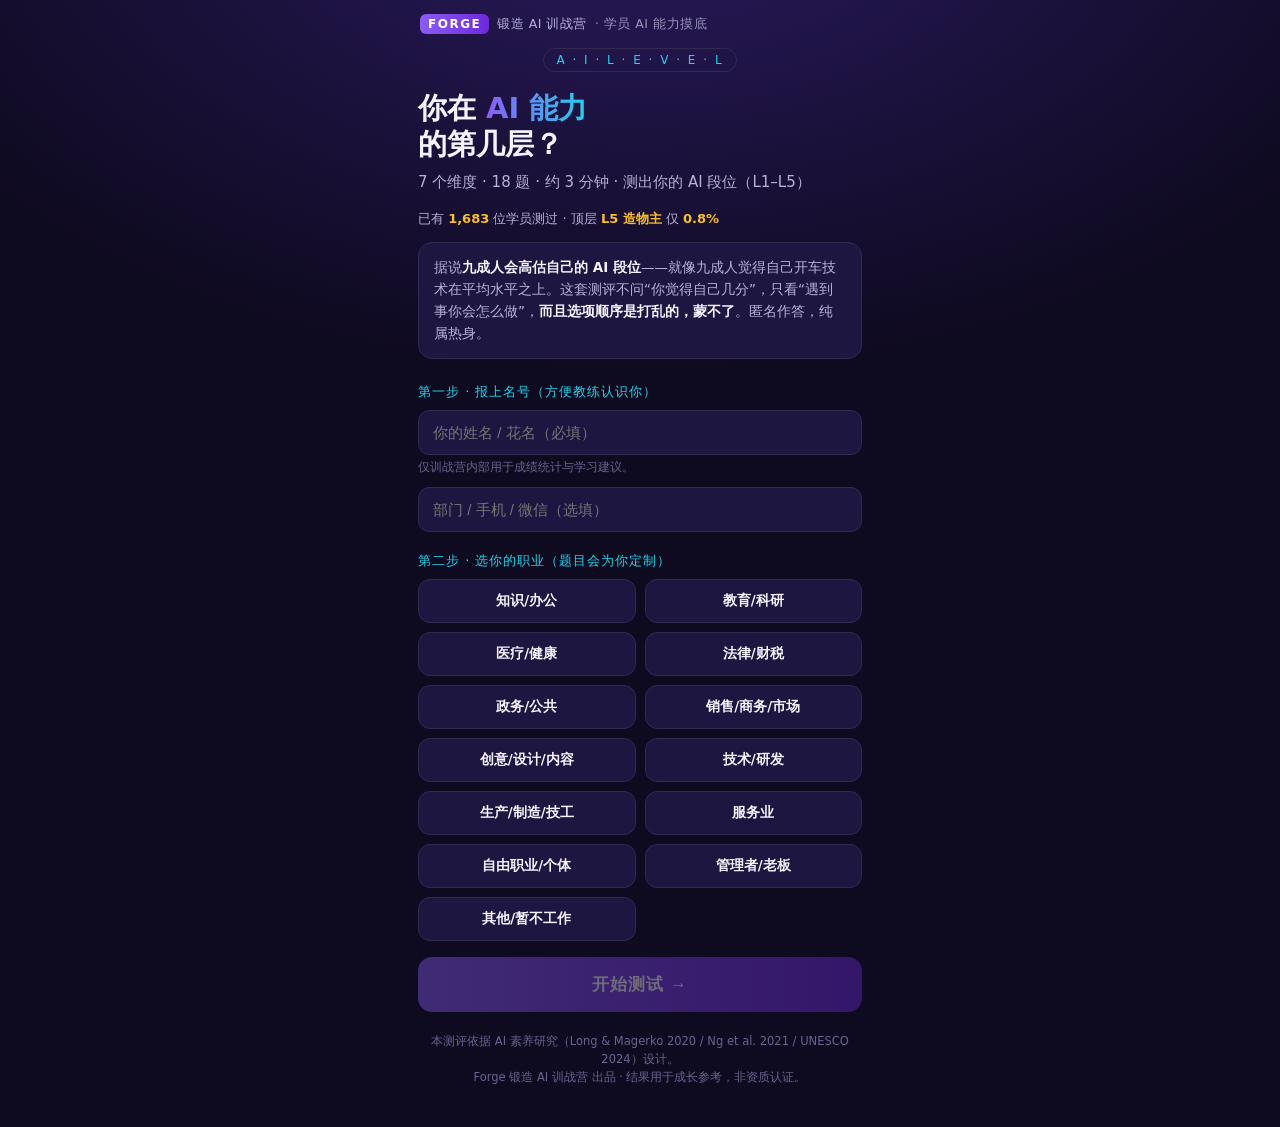
<file: ai-level-7d/index.html>
<!DOCTYPE html>
<html lang="zh-CN">
<head>
<meta charset="utf-8">
<meta name="viewport" content="width=device-width,initial-scale=1,maximum-scale=1,user-scalable=no,viewport-fit=cover">
<title>你在 AI 能力的第几层？· Forge 锻造 AI 训战营</title>
<meta name="description" content="Forge 锻造 AI 训战营 · 7 维度 18 题 3 分钟，测出你的 AI 段位（L1–L5）">
<style>
:root{--bg:#0e0a1f;--card:#1c1640;--pri:#8b5cf6;--pri2:#22d3ee;--txt:#f5f3ff;--mut:#b8b0d8;--line:#34294f;--ok:#34d399;--warn:#f87171;--gold:#fbbf24}
*{box-sizing:border-box;-webkit-tap-highlight-color:transparent}
html,body{margin:0;padding:0}
body{font-family:"PingFang SC","Microsoft YaHei",system-ui,-apple-system,sans-serif;background:radial-gradient(120% 80% at 50% -10%,#2a1a5e 0%,var(--bg) 55%);color:var(--txt);min-height:100vh}
.wrap{max-width:480px;margin:0 auto;padding:0 18px 40px;min-height:100vh;display:flex;flex-direction:column}
.brand{display:flex;align-items:center;gap:8px;padding:14px 2px 6px;color:var(--mut);font-size:12.5px;letter-spacing:.5px}
.brand .mk{font-weight:900;font-size:12px;letter-spacing:1.5px;color:#fff;background:linear-gradient(90deg,var(--pri),#6d28d9);padding:3px 8px;border-radius:6px}
.brand .dim{opacity:.8}
.screen{display:none;animation:fade .35s ease}
.screen.on{display:flex;flex-direction:column;flex:1}
@keyframes fade{from{opacity:0;transform:translateY(8px)}to{opacity:1;transform:none}}
.badge{display:inline-block;font-size:12px;letter-spacing:2px;color:var(--pri2);border:1px solid var(--line);border-radius:30px;padding:4px 12px;margin:8px auto 14px}
h1{font-size:29px;line-height:1.25;margin:4px 0 10px;font-weight:800}
.grad{background:linear-gradient(90deg,var(--pri),var(--pri2));-webkit-background-clip:text;background-clip:text;color:transparent}
.sub{color:var(--mut);font-size:15px;margin-bottom:6px}
.meta{color:var(--mut);font-size:13px;margin:12px 0 14px}.meta b{color:var(--gold)}
.hook{background:var(--card);border:1px solid var(--line);border-radius:14px;padding:13px 15px;font-size:13.5px;color:var(--mut);margin-bottom:16px;line-height:1.65}.hook b{color:var(--txt)}
.lab{font-size:13px;color:var(--pri2);letter-spacing:1px;margin:8px 0 9px}
.field{margin-bottom:12px}
.field input{width:100%;background:var(--card);border:1px solid var(--line);border-radius:11px;padding:13px 14px;color:var(--txt);font-size:15px;outline:none}
.field input:focus{border-color:var(--pri)}
.field .hint{font-size:11.5px;color:#6b6191;margin-top:5px}
.profs{display:grid;grid-template-columns:1fr 1fr;gap:9px}
.prof{background:var(--card);border:1px solid var(--line);border-radius:12px;padding:12px 10px;font-size:13.5px;cursor:pointer;transition:.15s;text-align:center;font-weight:600}
.prof:active{transform:scale(.97)}
.prof.sel{border-color:var(--pri);background:linear-gradient(135deg,rgba(139,92,246,.35),rgba(34,211,238,.18));box-shadow:0 0 0 1px var(--pri)}
.btn{display:block;width:100%;border:none;border-radius:14px;padding:16px;font-size:17px;font-weight:800;color:#fff;background:linear-gradient(90deg,var(--pri),#6d28d9);cursor:pointer;margin-top:16px;letter-spacing:1px;transition:.15s}
.btn:active{transform:scale(.98)}.btn[disabled]{opacity:.4;cursor:not-allowed}
.btn.alt{background:transparent;border:1px solid var(--line);color:var(--mut);font-weight:600;font-size:15px;margin-top:10px}
.foot{color:#6b6191;font-size:11.5px;text-align:center;margin-top:auto;padding-top:20px;line-height:1.6}
.pbar{height:7px;background:var(--line);border-radius:6px;overflow:hidden;margin:4px 0 6px}
.pfill{height:100%;background:linear-gradient(90deg,var(--pri),var(--pri2));width:0;transition:width .3s}
.pnum{font-size:12.5px;color:var(--mut);display:flex;justify-content:space-between;margin-bottom:14px}
.qdim{font-size:12px;color:var(--pri2);letter-spacing:1px;margin-bottom:8px}
.qtxt{font-size:20px;font-weight:700;margin-bottom:8px;min-height:54px}
.quip{font-size:12.5px;color:var(--gold);font-style:italic;margin-bottom:16px;opacity:.92;min-height:18px}
.quip:before{content:"🎤 "}
.opt{background:var(--card);border:1px solid var(--line);border-radius:13px;padding:14px 15px;font-size:15px;margin-bottom:10px;cursor:pointer;transition:.15s;display:flex;gap:11px;align-items:flex-start}
.opt:active{transform:scale(.985)}
.opt .k{flex:0 0 24px;height:24px;border-radius:50%;border:1px solid var(--pri);color:var(--pri2);font-size:13px;font-weight:700;display:flex;align-items:center;justify-content:center;margin-top:1px}
.opt.pick{border-color:var(--pri);background:linear-gradient(135deg,rgba(139,92,246,.3),rgba(34,211,238,.12))}
.midfb{font-size:12.5px;color:var(--gold);text-align:center;margin-top:4px;min-height:18px}
.qnav{display:flex;gap:10px;margin-top:4px}.qnav .btn{margin-top:8px}.qnav .btn.alt{flex:0 0 110px}
.rtop{text-align:center;margin-bottom:6px}
.lvtag{font-size:13px;color:var(--pri2);letter-spacing:3px}
.lvbig{font-size:54px;font-weight:900;line-height:1;margin:6px 0 2px}
.lvname{font-size:24px;font-weight:800;margin-bottom:4px}
.lvtag2{font-size:15px;color:var(--gold);margin-bottom:4px}
.lvline{color:var(--mut);font-size:14px;margin-bottom:14px;line-height:1.6}
.scorepill{display:inline-block;font-size:13px;color:var(--mut);border:1px solid var(--line);border-radius:30px;padding:4px 14px;margin-bottom:14px}.scorepill b{color:var(--txt)}
canvas#radar{width:100%;max-width:320px;display:block;margin:6px auto 8px;height:auto}
.sec{background:var(--card);border:1px solid var(--line);border-radius:14px;padding:15px 16px;margin-bottom:12px}
.sec h3{margin:0 0 8px;font-size:15px;color:var(--pri2)}.sec p{margin:0;font-size:14.5px;color:#e8e3ff;line-height:1.65}
.tags{display:flex;gap:8px;flex-wrap:wrap}
.tg{font-size:12.5px;border-radius:8px;padding:4px 10px}
.tg.s{background:rgba(52,211,153,.15);color:var(--ok);border:1px solid rgba(52,211,153,.4)}
.tg.w{background:rgba(248,113,113,.13);color:var(--warn);border:1px solid rgba(248,113,113,.4)}
.tip{display:flex;gap:10px;font-size:14px;margin-bottom:9px;color:#e8e3ff}
.tip .n{flex:0 0 22px;height:22px;border-radius:6px;background:linear-gradient(135deg,var(--pri),var(--pri2));color:#fff;font-size:12px;font-weight:800;display:flex;align-items:center;justify-content:center}
.warnbox{background:rgba(248,113,113,.12);border:1px solid rgba(248,113,113,.5);border-radius:14px;padding:14px 16px;margin-bottom:12px;font-size:14px;color:#ffd9d9;line-height:1.6}.warnbox b{color:#fff}
.share{display:flex;gap:10px;margin-top:4px}.share .btn{margin-top:0}
.disc{color:#6b6191;font-size:11.5px;text-align:center;margin-top:16px;line-height:1.6}
.cta{background:linear-gradient(135deg,rgba(139,92,246,.22),rgba(34,211,238,.12));border:1px solid var(--pri);border-radius:14px;padding:14px 16px;margin-bottom:12px;text-align:center}
.cta b{color:#fff;font-size:15px}.cta span{color:var(--mut);font-size:13px}
</style>
</head>
<body>
<div class="wrap">
  <div class="brand"><span class="mk">FORGE</span><span>锻造 AI 训战营</span><span class="dim">· 学员 AI 能力摸底</span></div>
  <section id="s-intro" class="screen on">
    <div style="text-align:center"><span class="badge">A · I · L · E · V · E · L</span></div>
    <h1>你在 <span class="grad">AI 能力</span><br>的第几层？</h1>
    <div class="sub">7 个维度 · 18 题 · 约 3 分钟 · 测出你的 AI 段位（L1–L5）</div>
    <div class="meta">已有 <b id="cnt">1,200+</b> 位学员测过 · 顶层 <b>L5 造物主</b> 仅 <b>0.8%</b></div>
    <div class="hook">据说<b>九成人会高估自己的 AI 段位</b>——就像九成人觉得自己开车技术在平均水平之上。这套测评不问“你觉得自己几分”，只看“遇到事你会怎么做”，<b>而且选项顺序是打乱的，蒙不了</b>。匿名作答，纯属热身。</div>
    <div class="lab">第一步 · 报上名号（方便教练认识你）</div>
    <div class="field"><input id="inName" maxlength="20" placeholder="你的姓名 / 花名（必填）"><div class="hint">仅训战营内部用于成绩统计与学习建议。</div></div>
    <div class="field"><input id="inContact" maxlength="40" placeholder="部门 / 手机 / 微信（选填）"></div>
    <div class="lab">第二步 · 选你的职业（题目会为你定制）</div>
    <div class="profs" id="profs"></div>
    <button class="btn" id="startBtn" disabled>开始测试 →</button>
    <div class="foot">本测评依据 AI 素养研究（Long &amp; Magerko 2020 / Ng et al. 2021 / UNESCO 2024）设计。<br>Forge 锻造 AI 训战营 出品 · 结果用于成长参考，非资质认证。</div>
  </section>
  <section id="s-quiz" class="screen">
    <div class="pnum"><span id="qpos">1 / 18</span><span id="qprof"></span></div>
    <div class="pbar"><div class="pfill" id="pfill"></div></div>
    <div class="qdim" id="qdim"></div>
    <div class="qtxt" id="qtxt"></div>
    <div class="quip" id="quip"></div>
    <div id="opts"></div>
    <div class="midfb" id="midfb"></div>
    <div class="qnav"><button class="btn alt" id="backBtn">← 上一题</button><button class="btn" id="nextBtn" disabled>下一题</button></div>
  </section>
  <section id="s-result" class="screen">
    <div class="brand" style="justify-content:center;padding-top:14px"><span class="mk">FORGE</span><span>锻造 AI 训战营</span></div>
    <div class="rtop">
      <div class="lvtag">YOUR AI LEVEL</div>
      <div class="lvbig grad" id="rLv">L3</div>
      <div class="lvname" id="rName">熟手</div>
      <div class="lvtag2" id="rNick">「熟练打工人」</div>
      <div class="lvline" id="rTagline"></div>
      <span class="scorepill">综合成熟度 <b id="rScore">0</b>/100 · <span id="rProf"></span></span>
    </div>
    <canvas id="radar" width="640" height="560"></canvas>
    <div id="rWarn"></div>
    <div class="sec"><h3>人格解读</h3><p id="rDesc"></p></div>
    <div class="sec"><h3>你的能力画像</h3><div class="tags"><span class="tg s" id="rStrong"></span><span class="tg w" id="rWeak"></span></div></div>
    <div class="sec"><h3 id="rNextTitle">去往下一层，你只差这 3 件事</h3><div id="rTips"></div></div>
    <div class="cta"><b>📣 想从这一层往上跳？</b><br><span>Forge 锻造 AI 训战营，专治“知道但用不起来”。</span></div>
    <div class="share"><button class="btn" id="saveBtn">📸 保存我的段位卡</button><button class="btn alt" id="retryBtn">再测一次</button></div>
    <div class="disc">综合得分为示范算法，正式上线后将基于真实样本校准并显示“你超过同行 X%”。<br>结果用于成长参考，非资质认证。</div>
  </section>
</div>
<canvas id="poster" width="1080" height="1920" style="display:none"></canvas>
<script src="./config.js"></script>
<script>
var CONFIG = {
  BRAND: "Forge 锻造 AI 训战营",
  REQUIRE_NAME: true,
  SUPABASE_URL: "",
  SUPABASE_ANON_KEY: "",
  TABLE: "ai_level_7d_submissions",
  LS_KEY: "forge_ailevel_7d_records"
};
if (window.FORGE_AI_LEVEL_7D_CONFIG) {
  CONFIG = Object.assign(CONFIG, window.FORGE_AI_LEVEL_7D_CONFIG);
}
var DIMS={cog:{name:"认知与理解",short:"认知",w:0.12},prompt:{name:"提示与协作",short:"提示",w:0.18},
 breadth:{name:"工具广度",short:"工具",w:0.13},integ:{name:"工作流整合",short:"整合",w:0.17},
 auto:{name:"自动化与编排",short:"自动化",w:0.17},safe:{name:"批判与安全",short:"安全",w:0.13},
 create:{name:"创造与赋能",short:"创造",w:0.10}};
var DIM_ORDER=["cog","prompt","breadth","integ","auto","safe","create"];
var PROFS=["知识/办公","教育/科研","医疗/健康","法律/财税","政务/公共","销售/商务/市场",
 "创意/设计/内容","技术/研发","生产/制造/技工","服务业","自由职业/个体","管理者/老板","其他/暂不工作"];
function O(t,s){return {t:t,s:s};}
var CORE=[
 {dim:"cog",m:"AI 不是算命的，但今天午饭吃啥它是真敢答。",q:"你觉得现在的 AI（如对话助手）最适合用来做什么？",
  o:[O("不太清楚它能干嘛",0),O("查资料、问问题，当搜索引擎用",1),O("帮我起草、总结、翻译、出主意等很多事",2),O("我清楚它擅长和不擅长什么，会挑合适的事交给它",3)]},
 {dim:"cog",m:"AI 一本正经胡说八道的样子，像极了开会时不懂装懂的同事。",q:"关于 AI 会不会“犯错 / 编造”，你的理解是？",
  o:[O("它很智能，基本不会出错",0),O("偶尔会错吧",1),O("它会“一本正经地编”，我早有心理准备",2),O("我清楚它为什么会编，能预判哪些场景最容易翻车",3)]},
 {dim:"prompt",m:"和 AI 吵架没用，它脸皮厚；但你把话说清楚，它真的会改。",q:"AI 第一次给的结果不满意，你一般会——",
  o:[O("算了，自己动手",0),O("换个说法再问一遍，碰碰运气",1),O("指出哪里不对、补充背景，让它改",2),O("我本来就会给角色、示例和格式，很少需要大改",3)]},
 {dim:"prompt",m:"给 AI 下指令就像点外卖：备注越清楚，翻车越少。",q:"给 AI 安排任务时，你通常会——",
  o:[O("一句话简单说一下",0),O("说清楚我要什么",1),O("给背景、要求和例子",2),O("分步骤、设定角色和格式，必要时让它先反问我再做",3)]},
 {dim:"breadth",m:"用过几类工具，看你的收藏夹和钱包就知道了。",q:"这几类 AI 工具你用过几类？（聊天 / 生成图片视频 / 写代码或表格 / 能自己干活的助手）",
  o:[O("基本没用过",0),O("用过 1 类（主要是聊天）",1),O("用过 2–3 类",2),O("4 类都用过，还会主动追新工具",3)]},
 {dim:"breadth",m:"新工具上线那天，你是第一个冲的，还是“等等党”？",q:"出现一个没用过的新 AI 工具，你会——",
  o:[O("不太想碰",0),O("等别人用熟了再说",1),O("有需要就自己试试",2),O("我喜欢第一时间上手，很快就摸清门道",3)]},
 {dim:"integ",m:"有人用 AI 是锦上添花，有人是“离了它当场失业”。",q:"AI 在你日常工作 / 事务里的位置是——",
  o:[O("几乎没用上",0),O("偶尔想起来用一下",1),O("好几个固定环节都靠它",2),O("已嵌进我每天的流程，离了它效率肉眼可见地掉",3)]},
 {dim:"integ",m:"初稿 AI 写、锅你来背？不，正确姿势是它打下手、你定调。",q:"需要产出一份正式的东西（报告 / 方案 / 材料）时——",
  o:[O("全靠自己写",0),O("让 AI 写一版直接用",1),O("AI 出初稿，我来改定",2),O("我有套“人+AI”固定打法：它做哪步、我把哪关，很顺",3)]},
 {dim:"auto",m:"重复劳动是 AI 的主场，也是摸鱼的最高境界：它干，你喝茶。",q:"面对每周都要重复做的活儿（周报 / 整理数据等）——",
  o:[O("每次都手动重做",0),O("每次手动问一遍 AI",1),O("我存了固定提示词 / 模板，复制就能用",2),O("我搭了自动流程 / 小工具，数据进去结果自动出",3)]},
 {dim:"auto",m:"把大象装冰箱分几步？把大活儿交给 AI 也讲究拆解。",q:"把一件复杂的事交给 AI，你会——",
  o:[O("没试过",0),O("一次让它全做完",1),O("拆成几步分别让它做",2),O("把多个工具 / 步骤串起来，让它们接力完成",3)]},
 {dim:"safe",m:"AI 说得越像真的，越要查——它撒谎时连眼睛都不眨。",q:"AI 给了一个看起来很专业的答案或数据，你通常——",
  o:[O("直接用，它说的应该没错",0),O("大概扫一眼，顺就用",1),O("关键信息我会另找来源核对",2),O("重要内容必核查，也注意不上传敏感 / 隐私信息",3)]},
 {dim:"safe",m:"把公司机密喂给 AI 之前，先想想老板的血压。",q:"用 AI 处理含个人信息或公司机密的内容时——",
  o:[O("没想过这个问题",0),O("知道有风险但照用",1),O("会避开最敏感的信息",2),O("我清楚哪些不能传，会脱敏或用合规的工具",3)]},
 {dim:"create",m:"用 AI 提效是入门；用它造东西、还教会别人，那是“师傅”。",q:"用 AI 这件事，你目前最多做到——",
  o:[O("还没真正用起来",0),O("用它提高自己的效率",1),O("把好用的方法 / 提示词整理下来反复用",2),O("用它做出了新东西 / 重构了做事方式，还会教别人",3)]},
 {dim:"create",m:"饭局上，你是问“这 AI 咋用”的人，还是被一桌人围着问的人？",q:"在你的圈子里，关于“怎么用好 AI”——",
  o:[O("我是来学的",0),O("我能跟上大家",1),O("我常给同事 / 朋友支招",2),O("我是大家请教的对象，会分享方法论",3)]},
 {dim:"breadth",m:"AI 不只是打工神器，辅导作业、规划旅游它也接单。",q:"生活里遇到问题（孩子作业、出行规划、看不懂的报告 / 合同）——",
  o:[O("不会想到用 AI",0),O("偶尔会问问 AI",1),O("经常用 AI 帮忙，还会让它解释清楚",2),O("很多事都用，还会用图片 / 语音 / 多工具配合",3)]},
 {dim:"cog",m:"时代抛弃你时，连一句“在吗”都不会发——但你可以主动跟上。",q:"对“AI 会怎样影响我的工作和生活”，你——",
  o:[O("没太关注",0),O("有点担心或好奇",1),O("主动在了解，想跟上",2),O("已在主动调整自己的技能和做事方式",3)]}
];
var PROFQ=[
 {dim:"integ",m:"你这行用 AI，是真香还是“听个响”？答案见真章。",q:"在你的本职（{P}）里，用 AI 的程度是——",
  o:[O("基本没用",0),O("试过一两次",1),O("一些具体场景常用",2),O("我已把 AI 做进本职工作的关键环节",3)]},
 {dim:"create",m:"改变常常悄悄发生，等你察觉，同行可能已经跑远了。",q:"在「{P}」这一行，AI 给你带来的改变——",
  o:[O("我还没感受到",0),O("帮我省了点时间",1),O("明显改变了我做某些事的方式",2),O("我用它重构了工作做法，还带动了同事 / 同行",3)]}
];
function shuffle(a){a=a.slice();for(var i=a.length-1;i>0;i--){var j=Math.floor(Math.random()*(i+1));var t=a[i];a[i]=a[j];a[j]=t;}return a;}
function buildQuestions(prof){
  var list=[];
  CORE.forEach(function(q){list.push({dim:q.dim,q:q.q,m:q.m,o:shuffle(q.o)});});
  PROFQ.forEach(function(p){list.push({dim:p.dim,q:p.q.replace("{P}",prof),m:p.m,o:shuffle(p.o)});});
  return list;
}
function computeScores(answers){
  var sum={},cnt={};DIM_ORDER.forEach(function(d){sum[d]=0;cnt[d]=0;});
  answers.forEach(function(a){sum[a.dim]+=a.s;cnt[a.dim]++;});
  var norm={};DIM_ORDER.forEach(function(d){norm[d]=cnt[d]?Math.round(sum[d]/cnt[d]/3*100):0;});
  var comp=0;DIM_ORDER.forEach(function(d){comp+=norm[d]*DIMS[d].w;});comp=Math.round(comp);
  var level=comp<=20?1:comp<=40?2:comp<=60?3:comp<=80?4:5;
  var capped=false,safetyWarn=false,ceil=false;
  if(norm.auto<40&&norm.create<40&&level>3){level=3;capped=true;ceil=true;}
  if(norm.safe<34){if(level>3){level=3;capped=true;}safetyWarn=true;}
  return {norm:norm,composite:comp,level:level,capped:capped,safetyWarn:safetyWarn,ceiling:ceil};
}
var LEVELS={
 1:{name:"觉察者",nick:"围观群众",tag:"你站在 AI 时代门口探头探脑——门没锁，推开就行。",
    desc:"你对 AI 有所耳闻，但它还没真正进入你的生活。好消息：你站在起跑线上，迈出第一步立刻见效，红利全在前面。"},
 2:{name:"上手者",nick:"尝鲜玩家",tag:"你尝过甜头，但还停留在“有事才想起它”的塑料友情阶段。",
    desc:"你已经在用 AI 处理一些事，也尝到了甜头。下一步，是把“偶尔用一下”升级成“稳定靠得住”的习惯和方法。"},
 3:{name:"熟手",nick:"熟练打工人",tag:"AI 是你顺手的工具人，配合默契，就差没拜把子。",
    desc:"你能让 AI 稳定地帮你干活，还能判断好坏、动手修正。再往上，就是把单点能力串成能自动跑的流程。"},
 4:{name:"编排者",nick:"流程指挥官",tag:"你不亲自搬砖了，你负责“指挥”一群 AI 搬砖。格局打开。",
    desc:"你已经把 AI 织进了工作流，会让多个工具配合、让流程半自动跑起来。下一步，是用它创造新东西、并带着身边人一起飞。"},
 5:{name:"创造者",nick:"AI 造物主",tag:"你已经不是在“用”AI，你是在“养”一支 AI 军团。凡人退散。",
    desc:"你在金字塔尖：用 AI 重构了做事方式、做出了新东西，还能把方法论传给别人。接下来就是探索边界、引领团队。"}
};
var TIPS={
 1:["挑一件你每天都做的小事（写消息、查资料），整整一周都先问问 AI。",
    "练一句万能开场：我是谁、我要什么、给我什么格式——说清这三件事。",
    "记住一条保命常识：AI 会“自信地编”，重要信息一定自己核对。"],
 2:["同一个任务，练“追问+给例子”，让结果一次比一次顺。",
    "把你最常做的事写成一个固定提示词模板，存下来反复用。",
    "再多碰 1–2 类没用过的工具（生成图片、整理表格都行）。"],
 3:["把重复劳动模板化：固定提示词+固定步骤，争取“复制即用”。",
    "试着把一件复杂事拆成多步，或让两个工具接力完成。",
    "守住安全红线：核查关键结果、对敏感信息脱敏。"],
 4:["搭一个能自动跑的小流程（数据进、结果出），解放双手。",
    "用 AI 做一件“以前做不到”的新事，而不只是做得更快。",
    "把你的打法整理成手册，带团队一起用——赋能才是高段位。"],
 5:["把个人方法论沉淀成团队 / 行业可复用的资产。",
    "盯紧前沿与边界，持续迭代你的“人+AI”工作系统。",
    "当布道者：培训、分享、重构更多流程，把影响力放大。"]
};
window.__AILEVEL={DIMS:DIMS,DIM_ORDER:DIM_ORDER,buildQuestions:buildQuestions,computeScores:computeScores,LEVELS:LEVELS,CORE:CORE,PROFQ:PROFQ,CONFIG:CONFIG};
function saveRecord(rec){
  try{var k=CONFIG.LS_KEY;var arr=JSON.parse(localStorage.getItem(k)||"[]");arr.push(rec);localStorage.setItem(k,JSON.stringify(arr));}catch(e){}
  try{
    if(CONFIG.SUPABASE_URL&&CONFIG.SUPABASE_ANON_KEY){
      fetch(CONFIG.SUPABASE_URL.replace(/\/$/,"")+"/rest/v1/"+CONFIG.TABLE,{
        method:"POST",headers:{"apikey":CONFIG.SUPABASE_ANON_KEY,"Authorization":"Bearer "+CONFIG.SUPABASE_ANON_KEY,
          "Content-Type":"application/json","Prefer":"return=minimal"},
        body:JSON.stringify({name:rec.name,contact:rec.contact,profession:rec.profession,
          level:rec.level,composite:rec.composite,norms:rec.norms,flags:rec.flags,answers:rec.answers})
      }).catch(function(){});
    }
  }catch(e){}
}
window.__AILEVEL.saveRecord=saveRecord;
(function(){
  var state={name:"",contact:"",prof:null,qs:[],idx:0,answers:[]};
  var $=function(id){return document.getElementById(id);};
  function show(id){["s-intro","s-quiz","s-result"].forEach(function(s){$(s).classList.toggle("on",s===id);});window.scrollTo(0,0);}
  function checkStart(){var ok=!!state.prof&&(!CONFIG.REQUIRE_NAME||($("inName").value.trim().length>0));$("startBtn").disabled=!ok;}
  var pc=$("profs");
  PROFS.forEach(function(p){var d=document.createElement("div");d.className="prof";d.textContent=p;
    d.onclick=function(){Array.prototype.forEach.call(pc.children,function(c){c.classList.remove("sel");});d.classList.add("sel");state.prof=p;checkStart();};
    pc.appendChild(d);});
  $("inName").addEventListener("input",checkStart);
  try{$("cnt").textContent=(1200+Math.floor(Math.random()*600)).toLocaleString();}catch(e){}
  $("startBtn").onclick=function(){
    state.name=$("inName").value.trim();state.contact=$("inContact").value.trim();
    state.qs=buildQuestions(state.prof);state.idx=0;state.answers=[];
    $("qprof").textContent=state.prof;show("s-quiz");renderQ();
  };
  function renderQ(){
    var q=state.qs[state.idx];
    $("qpos").textContent=(state.idx+1)+" / "+state.qs.length;
    $("pfill").style.width=(state.idx/state.qs.length*100)+"%";
    $("qdim").textContent=DIMS[q.dim].name;$("qtxt").textContent=q.q;$("quip").textContent=q.m||"";$("midfb").textContent="";
    var box=$("opts");box.innerHTML="";var picked=state.answers[state.idx];
    q.o.forEach(function(op,i){
      var d=document.createElement("div");d.className="opt"+(picked&&picked.i===i?" pick":"");
      var k=document.createElement("div");k.className="k";k.textContent=String.fromCharCode(65+i);
      var sp=document.createElement("div");sp.textContent=op.t;d.appendChild(k);d.appendChild(sp);
      d.onclick=function(){
        state.answers[state.idx]={dim:q.dim,s:op.s,i:i,t:op.t,q:q.q};
        Array.prototype.forEach.call(box.children,function(c){c.classList.remove("pick");});d.classList.add("pick");
        $("nextBtn").disabled=false;midFeedback();
      };box.appendChild(d);
    });
    $("nextBtn").disabled=!picked;
    $("nextBtn").textContent=(state.idx===state.qs.length-1)?"看我的段位 →":"下一题";
    $("backBtn").style.visibility=state.idx===0?"hidden":"visible";
  }
  function midFeedback(){if(state.idx===Math.floor(state.qs.length/2)){var p=20+Math.floor(Math.random()*55);$("midfb").textContent="🔥 答到一半啦，你已超过同行约 "+p+"% 的人（先别骄傲）";}}
  $("nextBtn").onclick=function(){if(!state.answers[state.idx])return;if(state.idx<state.qs.length-1){state.idx++;renderQ();}else{finish();}};
  $("backBtn").onclick=function(){if(state.idx>0){state.idx--;renderQ();}};
  function finish(){
    var r=computeScores(state.answers),L=LEVELS[r.level];
    $("rLv").textContent="L"+r.level;$("rName").textContent=L.name;$("rNick").textContent="「"+L.nick+"」";
    $("rTagline").textContent=L.tag;$("rScore").textContent=r.composite;$("rProf").textContent=state.prof;$("rDesc").textContent=L.desc;
    var arr=DIM_ORDER.map(function(d){return {d:d,v:r.norm[d]};});arr.sort(function(a,b){return b.v-a.v;});
    $("rStrong").textContent="💪 最强："+DIMS[arr[0].d].name+"（"+arr[0].v+"）";
    $("rWeak").textContent="🌱 待补："+DIMS[arr[arr.length-1].d].name+"（"+arr[arr.length-1].v+"）";
    var wrap=$("rWarn");wrap.innerHTML="";
    if(r.safetyWarn){var wv=document.createElement("div");wv.className="warnbox";
      wv.innerHTML="<b>⚠️ 安全红线提醒：</b>你在“批判与安全”维度偏低。AI 会自信地编、也可能泄露隐私——<b>重要结果务必自己核查，敏感信息别随手上传</b>。这一项不过关会限制你的真实段位。";wrap.appendChild(wv);}
    if(r.ceiling){var w2=document.createElement("div");w2.className="warnbox";w2.style.borderColor="rgba(251,191,36,.5)";w2.style.background="rgba(251,191,36,.1)";w2.style.color="#fff3d6";
      w2.innerHTML="<b>💡 提示：</b>你“会聊天”没问题，但“自动化”和“创造”还偏低。会聊天≠会落地——把流程搭起来、做出新东西，才能真正进阶。";wrap.appendChild(w2);}
    var tipL=r.level<5?r.level:5;
    $("rNextTitle").textContent=r.level<5?"去往 L"+(r.level+1)+"，你只差这 3 件事":"保持领先，你可以这样做";
    var tb=$("rTips");tb.innerHTML="";
    TIPS[tipL].forEach(function(tx,i){var d=document.createElement("div");d.className="tip";var n=document.createElement("div");n.className="n";n.textContent=i+1;var s=document.createElement("div");s.textContent=tx;d.appendChild(n);d.appendChild(s);tb.appendChild(d);});
    var rec={id:(Date.now()+"-"+Math.random().toString(36).slice(2,8)),ts:new Date().toISOString(),
      name:state.name||"(匿名)",contact:state.contact||"",profession:state.prof,
      level:r.level,composite:r.composite,norms:r.norm,flags:{safetyWarn:r.safetyWarn,ceiling:r.ceiling,capped:r.capped},
      answers:state.answers.map(function(a){return {dim:a.dim,q:a.q,choice:a.t,score:a.s};})};
    saveRecord(rec);
    show("s-result");drawRadar(r.norm);
  }
  function drawRadar(norm){var cv=$("radar");if(!cv||!cv.getContext)return;try{
    var ctx=cv.getContext("2d"),W=cv.width,H=cv.height;ctx.clearRect(0,0,W,H);
    var cx=W/2,cy=H/2+8,R=Math.min(W,H)*0.34,n=DIM_ORDER.length;
    function pt(i,rad){var a=-Math.PI/2+i*2*Math.PI/n;return [cx+rad*Math.cos(a),cy+rad*Math.sin(a)];}
    ctx.lineWidth=1;for(var g=1;g<=4;g++){ctx.beginPath();for(var i=0;i<n;i++){var p=pt(i,R*g/4);i?ctx.lineTo(p[0],p[1]):ctx.moveTo(p[0],p[1]);}ctx.closePath();ctx.strokeStyle="rgba(180,160,230,0.22)";ctx.stroke();}
    for(var i=0;i<n;i++){var p=pt(i,R);ctx.beginPath();ctx.moveTo(cx,cy);ctx.lineTo(p[0],p[1]);ctx.strokeStyle="rgba(180,160,230,0.18)";ctx.stroke();}
    ctx.beginPath();for(var i=0;i<n;i++){var v=norm[DIM_ORDER[i]]/100;var p=pt(i,R*Math.max(0.04,v));i?ctx.lineTo(p[0],p[1]):ctx.moveTo(p[0],p[1]);}ctx.closePath();
    var grd=ctx.createLinearGradient(0,0,W,H);grd.addColorStop(0,"rgba(139,92,246,0.55)");grd.addColorStop(1,"rgba(34,211,238,0.55)");ctx.fillStyle=grd;ctx.fill();
    ctx.lineWidth=2;ctx.strokeStyle="#a78bfa";ctx.stroke();
    ctx.font="bold 22px sans-serif";ctx.textAlign="center";ctx.textBaseline="middle";
    for(var i=0;i<n;i++){var v=norm[DIM_ORDER[i]]/100;var p=pt(i,R*Math.max(0.04,v));ctx.beginPath();ctx.arc(p[0],p[1],4,0,7);ctx.fillStyle="#22d3ee";ctx.fill();
      var lp=pt(i,R+34);ctx.fillStyle="#e8e3ff";ctx.fillText(DIMS[DIM_ORDER[i]].short,lp[0],lp[1]);
      var sp=pt(i,R+58);ctx.fillStyle="#b8b0d8";ctx.font="600 18px sans-serif";ctx.fillText(norm[DIM_ORDER[i]],sp[0],sp[1]);ctx.font="bold 22px sans-serif";}
  }catch(e){}}
  $("saveBtn").onclick=function(){try{
    var r=computeScores(state.answers),L=LEVELS[r.level];var cv=$("poster"),ctx=cv.getContext("2d"),W=cv.width,H=cv.height;
    var g=ctx.createLinearGradient(0,0,0,H);g.addColorStop(0,"#241a52");g.addColorStop(1,"#0e0a1f");ctx.fillStyle=g;ctx.fillRect(0,0,W,H);ctx.textAlign="center";
    ctx.fillStyle="#b8b0d8";ctx.font="36px sans-serif";ctx.fillText("FORGE 锻造 AI 训战营",W/2,110);
    ctx.fillStyle="#22d3ee";ctx.font="40px sans-serif";ctx.fillText("YOUR AI LEVEL",W/2,210);
    var lg=ctx.createLinearGradient(W/2-200,0,W/2+200,0);lg.addColorStop(0,"#8b5cf6");lg.addColorStop(1,"#22d3ee");ctx.fillStyle=lg;ctx.font="900 200px sans-serif";ctx.fillText("L"+r.level,W/2,430);
    ctx.fillStyle="#f5f3ff";ctx.font="800 76px sans-serif";ctx.fillText(L.name+" · "+L.nick,W/2,540);
    ctx.fillStyle="#fbbf24";ctx.font="40px sans-serif";ctx.fillText("综合成熟度 "+r.composite+"/100 · "+state.prof,W/2,610);
    drawRadarTo(ctx,W/2,1090,330,r.norm);
    ctx.fillStyle="#6b6191";ctx.font="38px sans-serif";ctx.fillText("扫码测你的 AI 段位 · Forge 锻造 AI 训战营",W/2,1770);
    ctx.fillStyle="#8b80b8";ctx.font="32px sans-serif";ctx.fillText("7 维度 · 18 题 · 3 分钟",W/2,1830);
    var url=cv.toDataURL("image/png");var a=document.createElement("a");a.href=url;a.download="我的AI段位_L"+r.level+".png";a.click();
  }catch(e){alert("保存失败，可直接截图当前页面分享～");}};
  function drawRadarTo(ctx,cx,cy,R,norm){var n=DIM_ORDER.length;function pt(i,rad){var a=-Math.PI/2+i*2*Math.PI/n;return [cx+rad*Math.cos(a),cy+rad*Math.sin(a)];}
    for(var gg=1;gg<=4;gg++){ctx.beginPath();for(var i=0;i<n;i++){var p=pt(i,R*gg/4);i?ctx.lineTo(p[0],p[1]):ctx.moveTo(p[0],p[1]);}ctx.closePath();ctx.strokeStyle="rgba(180,160,230,0.25)";ctx.lineWidth=2;ctx.stroke();}
    ctx.beginPath();for(var i=0;i<n;i++){var v=norm[DIM_ORDER[i]]/100;var p=pt(i,R*Math.max(0.04,v));i?ctx.lineTo(p[0],p[1]):ctx.moveTo(p[0],p[1]);}ctx.closePath();ctx.fillStyle="rgba(139,92,246,0.5)";ctx.fill();ctx.strokeStyle="#a78bfa";ctx.lineWidth=4;ctx.stroke();
    ctx.fillStyle="#e8e3ff";ctx.font="36px sans-serif";ctx.textAlign="center";for(var i=0;i<n;i++){var lp=pt(i,R+58);ctx.fillText(DIMS[DIM_ORDER[i]].short,lp[0],lp[1]);}}
  $("retryBtn").onclick=function(){state.idx=0;state.answers=[];show("s-intro");};
})();
</script>
</body>
</html>
</file>
